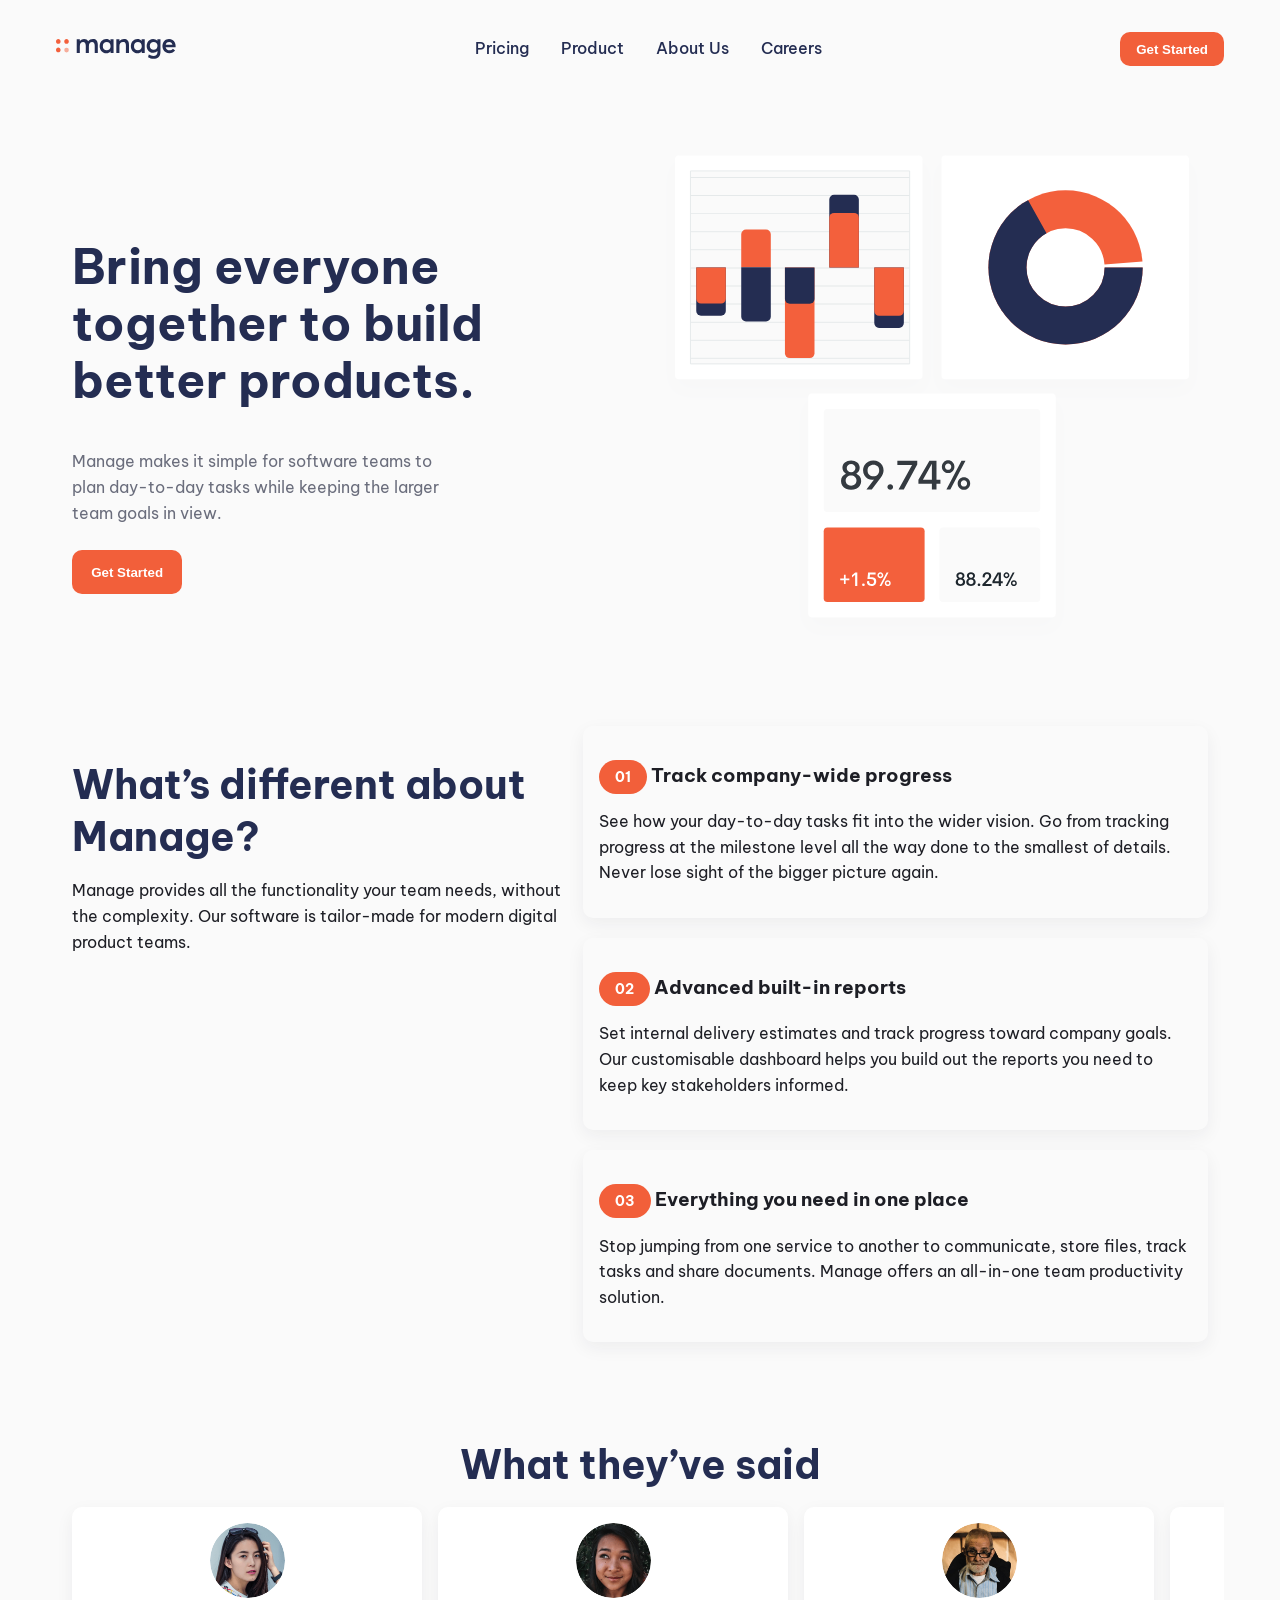
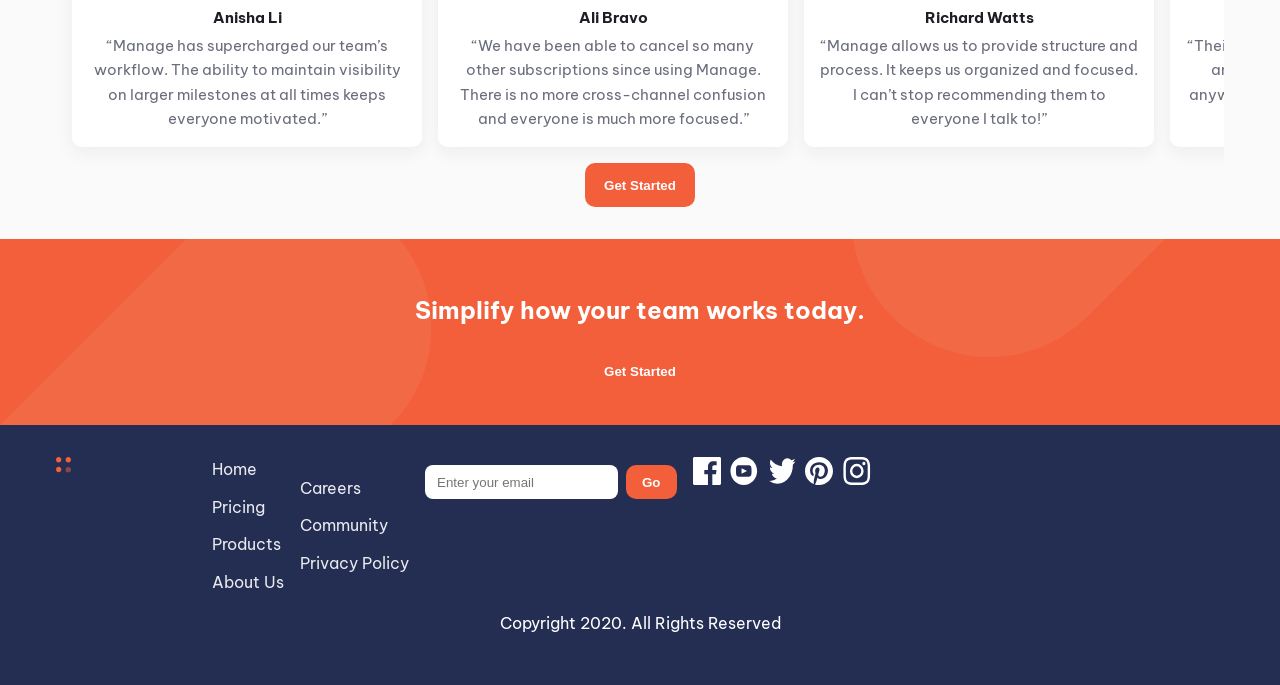
<file: manage-landing-page-master/index.html>
<!DOCTYPE html>
<html lang="en">
<head>
  <meta charset="UTF-8">
  <meta name="viewport" content="width=device-width, initial-scale=1.0"> <!-- displays site properly based on user's device -->

  <link rel="icon" type="image/png" sizes="32x32" href="./images/favicon-32x32.png">
  
  <title>Frontend Mentor | Manage landing page</title>

  <link href="https://fonts.googleapis.com/css2?family=Be+Vietnam+Pro:wght@400;500;700&display=swap" rel="stylesheet">
  <link rel="stylesheet" href="style1.css">
</head>
<body>

  <!-- Header -->

  <header>
    <div class="container header-inner">
        <div class="header-left">
          <img src="images/logo.svg" alt="Manage logo" class="logo">
          <button class="hamburger" aria-label="Open navigation">
            <img src="images/icon-hamburger.svg" alt="menu">
          </button>
        </div>

        <ul class="navlist">
          <li class="nav-item">Pricing</li>
          <li class="nav-item">Product</li>
          <li class="nav-item">About Us</li>
          <li class="nav-item">Careers</li>
        </ul>

        <div class="header-cta">
          <button class="btn">Get Started</button>
        </div>

    
      </div>
  </header>

  <!-- Mobile navigation overlay -->
  <div id="mobileNav" class="mobile-nav" aria-hidden="true">
    <button class="mobile-close" aria-label="Close menu">
      <img src="images/icon-close.svg" alt="close">
    </button>
    <ul class="mobile-navlist">
      <li><a href="#">Pricing</a></li>
      <li><a href="#">Product</a></li>
      <li><a href="#">About Us</a></li>
      <li><a href="#">Careers</a></li>
    </ul>
    <div class="mobile-cta">
      <button class="btn">Get Started</button>
    </div>
  </div>

  <main class="container">

    <!-- Hero Section -->

    <section class="hero">
      <div class="hero-text">
        <h1 class="main-title">Bring everyone together to build better products.</h1>
        <p class="sub-title">Manage makes it simple for software teams to plan day-to-day
        tasks while keeping the larger team goals in view.</p>
        <button class="btn cta-btn">Get Started</button>
      </div>
      <div class="hero-img">
        <img src="images/illustration-intro.svg" alt="Illustration showing product" />
      </div>

    </section>

    <!-- Features -->

    <section class="features">
      <div class="primary-feature">
        <h2 class="primary-f-heading">What’s different about Manage?</h2>
        <p class="primary-f-text">
          Manage provides all the functionality your team needs, without 
          the complexity. Our software is tailor-made for modern digital 
          product teams. 
        </p>
      </div>
      <div class="secondary-features">
        <div class="feature1">
          <h3><span class="number">01</span> Track company-wide progress</h3>
          <p>
            See how your day-to-day tasks fit into the wider vision. Go from 
            tracking progress at the milestone level all the way done to the 
            smallest of details. Never lose sight of the bigger picture again.
          </p>
        </div>
        <div class="feature2">
          <h3><span class="number">02</span> Advanced built-in reports</h3>
          <p>
            Set internal delivery estimates and track progress toward company 
            goals. Our customisable dashboard helps you build out the reports 
            you need to keep key stakeholders informed.            
          </p>
        </div>
        <div class="feature3">
          <h3><span class="number">03</span> Everything you need in one place</h3>
          <p>
            Stop jumping from one service to another to communicate, store files, 
            track tasks and share documents. Manage offers an all-in-one team 
            productivity solution.
          </p>
        </div>
      </div>
    </section>

    <!-- Testimonials -->

    <section class="testimonials container">
      <h2 class="t-heading">What they’ve said</h2>
      <div class="reviews">
        <div class="review-card">
          <img src="images/avatar-anisha.png" alt="Anisha Li">
          <div>
            <h3 class="name">Anisha Li</h3>
            <p class="review">“Manage has supercharged our team’s workflow. The ability to maintain visibility on larger milestones at all times keeps everyone motivated.”</p>
          </div>
        </div>
        <div class="review-card">
          <img src="images/avatar-ali.png" alt="Ali Bravo">
          <div>
            <h3 class="name">Ali Bravo</h3>
            <p class="review">“We have been able to cancel so many other subscriptions since using Manage. There is no more cross-channel confusion and everyone is much more focused.”</p>
          </div>
        </div>
        <div class="review-card">
          <img src="images/avatar-richard.png" alt="Richard Watts">
          <div>
            <h3 class="name">Richard Watts</h3>
            <p class="review">“Manage allows us to provide structure and process. It keeps us organized and focused. I can’t stop recommending them to everyone I talk to!”</p>
          </div>
        </div>
        <div class="review-card">
          <img src="images/avatar-shanai.png" alt="Shanai Gough">
          <div>
            <h3 class="name">Shanai Gough</h3>
            <p class="review">“Their software allows us to track, manage and collaborate on our projects from anywhere. It keeps the whole team in-sync without being intrusive.”</p>
          </div>
        </div>
                <div class="review-card">
          <img src="images/avatar-anisha.png" alt="Anisha Li">
          <div>
            <h3 class="name">Anisha Li</h3>
            <p class="review">“Manage has supercharged our team’s workflow. The ability to maintain visibility on larger milestones at all times keeps everyone motivated.”</p>
          </div>
        </div>
        <div class="review-card">
          <img src="images/avatar-ali.png" alt="Ali Bravo">
          <div>
            <h3 class="name">Ali Bravo</h3>
            <p class="review">“We have been able to cancel so many other subscriptions since using Manage. There is no more cross-channel confusion and everyone is much more focused.”</p>
          </div>
        </div>
        <div class="review-card">
          <img src="images/avatar-richard.png" alt="Richard Watts">
          <div>
            <h3 class="name">Richard Watts</h3>
            <p class="review">“Manage allows us to provide structure and process. It keeps us organized and focused. I can’t stop recommending them to everyone I talk to!”</p>
          </div>
        </div>
        <div class="review-card">
          <img src="images/avatar-shanai.png" alt="Shanai Gough">
          <div>
            <h3 class="name">Shanai Gough</h3>
            <p class="review">“Their software allows us to track, manage and collaborate on our projects from anywhere. It keeps the whole team in-sync without being intrusive.”</p>
          </div>
        </div>
      </div>
        <div class="reviews-cta">
          <button class="btn cta-btn">Get Started</button>
        </div>
      </section>



  </main>
  <section class="cta-section">
      <div class="container">
        <h2>Simplify how your team works today.</h2>
        <button class="btn cta-btn">Get Started</button>
      </div>
  </section>
  <footer>
    <div class="container footer-inner">
      <img src="images/logo.svg" alt="Manage logo" class="logo footer-logo">
      <ul class="footer-menu">
        <li><a href="#">Home</a></li>
        <li><a href="#">Pricing</a></li>
        <li><a href="#">Products</a></li>
        <li><a href="#">About Us</a></li>
      </ul>
      <ul class="footer-menu">
        <li><a href="#">Careers</a></li>
        <li><a href="#">Community</a></li>
        <li><a href="#">Privacy Policy</a></li>
      </ul>
      <div class="newsletter">
        <form>
          <input type="email" placeholder="Enter your email" required>
          <button type="submit" class="btn">Go</button>
        </form>
      </div>
      <div class="social-icons">
        <a href="#" aria-label="Facebook"><img src="images/icon-facebook.svg" alt="Facebook"></a>
        <a href="#" aria-label="YouTube"><img src="images/icon-youtube.svg" alt="YouTube"></a>
        <a href="#" aria-label="Twitter"><img src="images/icon-twitter.svg" alt="Twitter"></a>
        <a href="#" aria-label="Pinterest"><img src="images/icon-pinterest.svg" alt="Pinterest"></a>
        <a href="#" aria-label="Instagram"><img src="images/icon-instagram.svg" alt="Instagram"></a>
      </div>
    </div>
    <p class="copyright">Copyright 2020. All Rights Reserved</p>
  </footer>

  
  <!-- <div class="attribution">
    Challenge by <a href="https://www.frontendmentor.io?ref=challenge" target="_blank">Frontend Mentor</a>. 
    Coded by <a href="#">Your Name Here</a>.
  </div> -->
  <script src="main.js"></script>
</body>
</html>
</file>
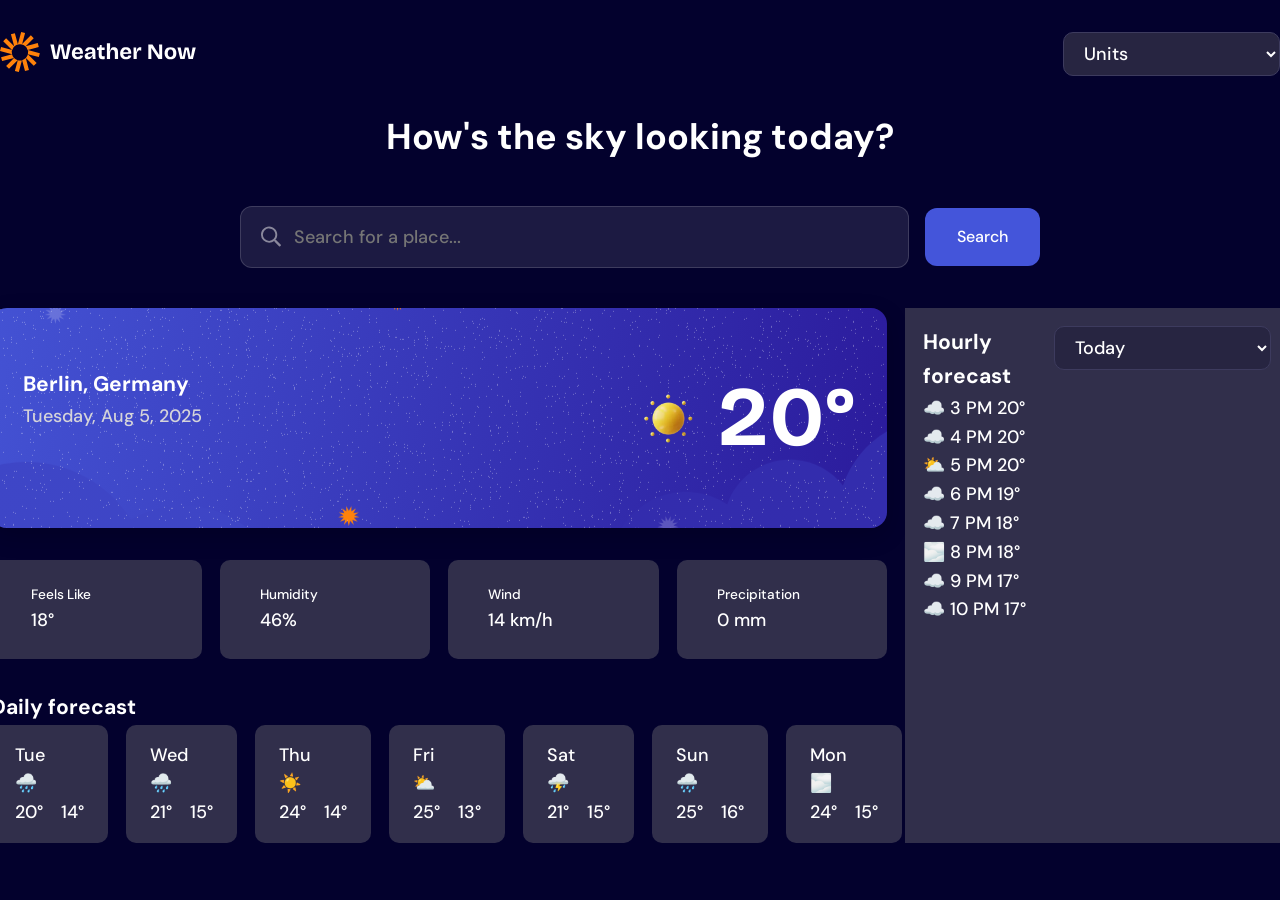
<file: weather-app-main/index.html>
<!DOCTYPE html>
<html lang="en">
<head>
  <meta charset="UTF-8">
  <meta name="viewport" content="width=device-width, initial-scale=1.0"> <!-- displays site properly based on user's device -->
  <link rel="stylesheet" href="style.css">
  <link rel="icon" type="image/png" sizes="32x32" href="./assets/images/favicon-32x32.png">
  
  <title>Frontend Mentor | Weather app</title>

</head>
<body>
  <header class="container">
    <nav class="navbar">
      <div class="logo">
        <img src="./assets/images/logo.svg" alt="">
      </div>
      <div class="dropdown-list">
        <select>
          <option disabled selected>
            <img src="./assets/images/icon-units.svg" alt="">
            Units</option>
          <optgroup label="Temperature">
            <option value="celsius">Celsius (°C)</option>
            <option value="fahrenheit">Fahrenheit (°F)</option>
          </optgroup>
          <optgroup label="Wind Speed">
            <option value="kmh">km/h</option>
            <option value="mph">mph</option>
          </optgroup>
          <optgroup label="Precipitation">
            <option value="mm">Millimeters (mm)</option>
            <option value="in">Inches (in)</option>
          </optgroup>
        </select>
      </div>
    </nav>
    
  </header>

  <main class="container">

    <h1 class="main-title">How's the sky looking today?</h1>
    <div class="search-section">
      <div class="search-bar">
        <span class="search-icon"><img src="./assets/images/icon-search.svg" alt=""></span>
        <input type="text" placeholder="Search for a place..." autofocus>
      </div>
      <button class="search-button">Search</button>
    </div>

    
    <div class="wrapper-flex">
      <div class="main-content">
        <!-- Main Weather Card -->
        <div class="weather-card">
          <div class="weather-card-content">
              <div class="location-info">
                  <h3 class="location-name">Berlin, Germany</h3>
                  <p class="location-date">Tuesday, Aug 5, 2025</p>
              </div>
              <div class="weather-display">
                  <img src="./assets/images/icon-sunny.webp" alt="Sunny">
                  <h2 class="temperature-large">20°</h2>
              </div>
          </div>
        </div>
        <!-- Weather Details -->
        <div class="weather-details-grid">
          <div class="detail-card">
            <div class="detail-label">Feels Like</div>
            <div class="detail-value">18°</div>
          </div>
          <div class="detail-card">
            <div class="detail-label">Humidity</div>
            <div class="detail-value">46%</div>
          </div>
          <div class="detail-card">
            <div class="detail-label">Wind</div>
            <div class="detail-value">14 km/h</div>
          </div>
          <div class="detail-card">
            <div class="detail-label">Precipitation</div>
            <div class="detail-value">0 mm</div>
          </div>
        </div>
        <!-- Daily Forecast -->
        <section class="daily-forecast-section">
            <h3 class="section-title">Daily forecast</h3>
            <div class="daily-forecast-grid">
                <div class="forecast-day-card">
                    <div class="day-name">Tue</div>
                    <span class="forecast-icon">🌧️</span>
                    <div class="forecast-temps">
                        <span class="temp-high">20°</span>
                        <span class="temp-low">14°</span>
                    </div>
                </div>
                <div class="forecast-day-card">
                    <div class="day-name">Wed</div>
                    <span class="forecast-icon">🌧️</span>
                    <div class="forecast-temps">
                        <span class="temp-high">21°</span>
                        <span class="temp-low">15°</span>
                    </div>
                </div>
                <div class="forecast-day-card">
                    <div class="day-name">Thu</div>
                    <span class="forecast-icon">☀️</span>
                    <div class="forecast-temps">
                        <span class="temp-high">24°</span>
                        <span class="temp-low">14°</span>
                    </div>
                </div>
                <div class="forecast-day-card">
                    <div class="day-name">Fri</div>
                    <span class="forecast-icon">⛅</span>
                    <div class="forecast-temps">
                        <span class="temp-high">25°</span>
                        <span class="temp-low">13°</span>
                    </div>
                </div>
                <div class="forecast-day-card">
                    <div class="day-name">Sat</div>
                    <span class="forecast-icon">⛈️</span>
                    <div class="forecast-temps">
                        <span class="temp-high">21°</span>
                        <span class="temp-low">15°</span>
                    </div>
                </div>
                <div class="forecast-day-card">
                    <div class="day-name">Sun</div>
                    <span class="forecast-icon">🌧️</span>
                    <div class="forecast-temps">
                        <span class="temp-high">25°</span>
                        <span class="temp-low">16°</span>
                    </div>
                </div>
                <div class="forecast-day-card">
                    <div class="day-name">Mon</div>
                    <span class="forecast-icon">🌫️</span>
                    <div class="forecast-temps">
                        <span class="temp-high">24°</span>
                        <span class="temp-low">15°</span>
                    </div>
                </div>
            </div>
        </section>
      </div>
      
      <!-- Hourly Forecast Sidebar -->
      <aside class="hourly-forecast-sidebar">
          <div class="side-header">
            <h3 class="sidebar-title">Hourly forecast</h3>
            <div class="dropdown-list">
            <select>
              <option disabled selected>
                <img src="./assets/images/icon-units.svg" alt="">
                Today</option>
              <optgroup label="Temperature">
                <option value="celsius">Celsius (°C)</option>
                <option value="fahrenheit">Fahrenheit (°F)</option>
              </optgroup>
              <optgroup label="Wind Speed">
                <option value="kmh">km/h</option>
                <option value="mph">mph</option>
              </optgroup>
              <optgroup label="Precipitation">
                <option value="mm">Millimeters (mm)</option>
                <option value="in">Inches (in)</option>
              </optgroup>
            </select>
          </div>
          </div>
          
          <div class="hourly-forecast-list">
              <div class="hourly-item">
                  <span class="hour-icon">☁️</span>
                  <span class="hour-time">3 PM</span>
                  <span class="hour-temp">20°</span>
              </div>
              <div class="hourly-item">
                  <span class="hour-icon">☁️</span>
                  <span class="hour-time">4 PM</span>
                  <span class="hour-temp">20°</span>
              </div>
              <div class="hourly-item">
                  <span class="hour-icon">⛅</span>
                  <span class="hour-time">5 PM</span>
                  <span class="hour-temp">20°</span>
              </div>
              <div class="hourly-item">
                  <span class="hour-icon">☁️</span>
                  <span class="hour-time">6 PM</span>
                  <span class="hour-temp">19°</span>
              </div>
              <div class="hourly-item">
                  <span class="hour-icon">☁️</span>
                  <span class="hour-time">7 PM</span>
                  <span class="hour-temp">18°</span>
              </div>
              <div class="hourly-item">
                  <span class="hour-icon">🌫️</span>
                  <span class="hour-time">8 PM</span>
                  <span class="hour-temp">18°</span>
              </div>
              <div class="hourly-item">
                  <span class="hour-icon">☁️</span>
                  <span class="hour-time">9 PM</span>
                  <span class="hour-temp">17°</span>
              </div>
              <div class="hourly-item">
                  <span class="hour-icon">☁️</span>
                  <span class="hour-time">10 PM</span>
                  <span class="hour-temp">17°</span>
              </div>
          </div>
      </aside>
    </div>

  </main>



  <script src="app.js"></script>
</body>
</html>
</file>
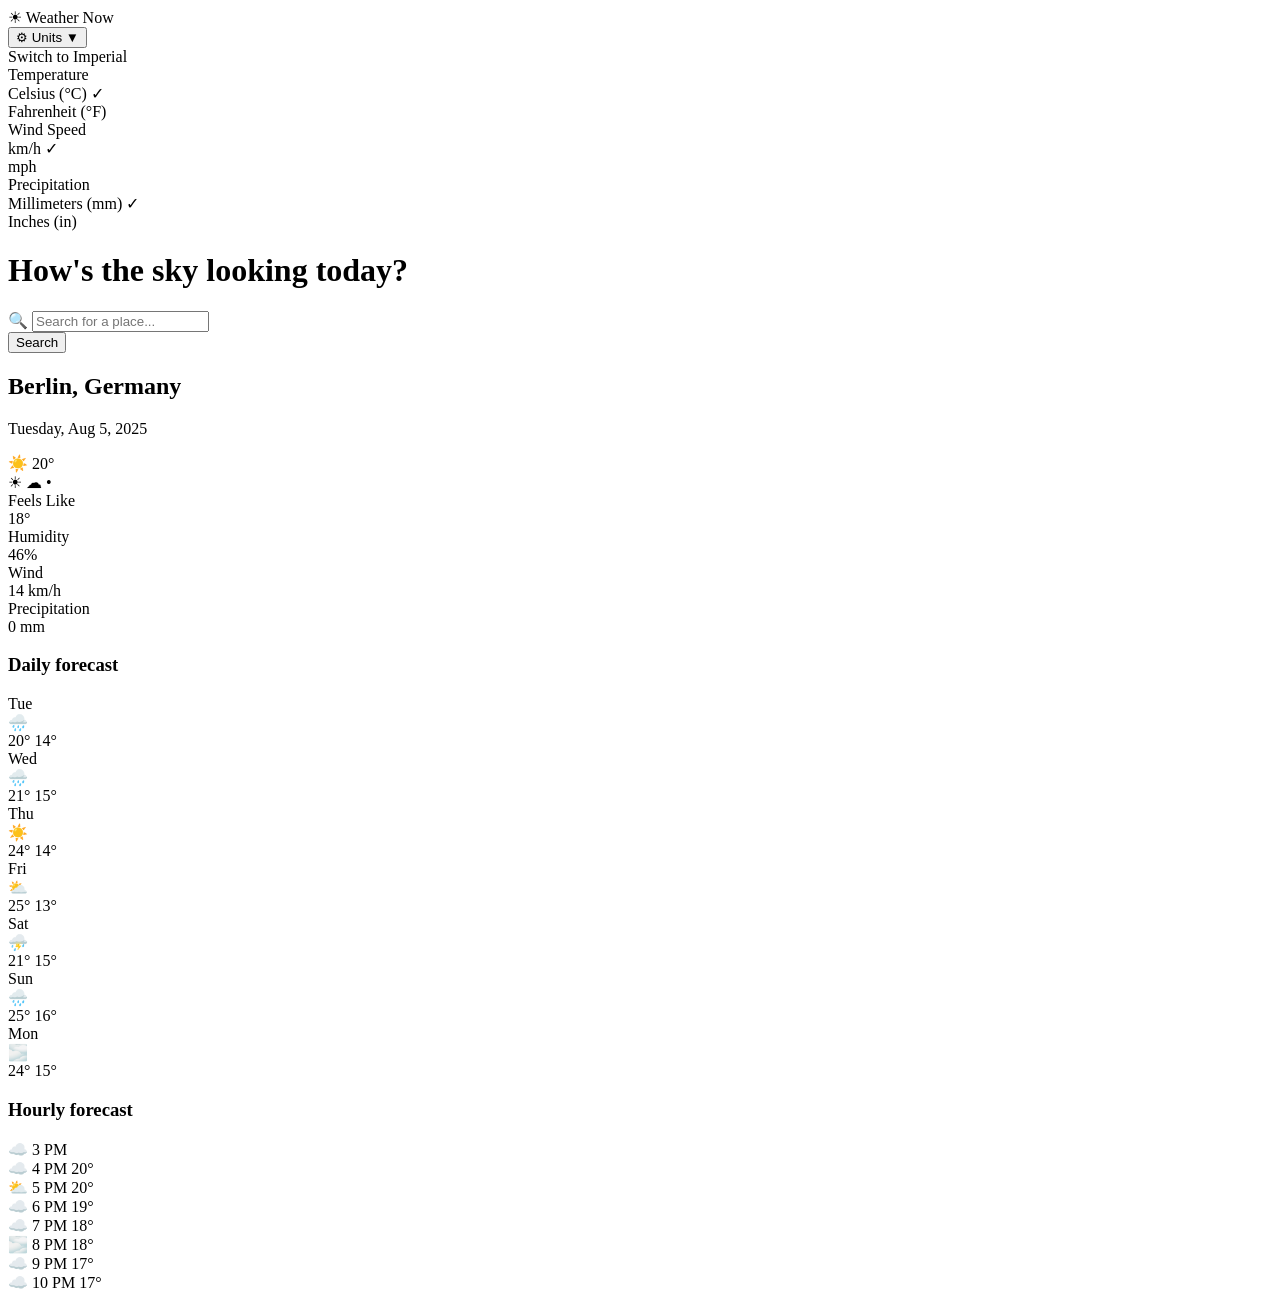
<file: claude.html>
<!DOCTYPE html>
<html lang="en">
<head>
    <meta charset="UTF-8">
    <meta name="viewport" content="width=device-width, initial-scale=1.0">
    <title>Weather Now</title>
</head>
<body class="body">
    <div class="container">
        <!-- Header -->
        <header class="header">
            <div class="logo">
                <span class="logo-icon">☀</span>
                <span class="logo-text">Weather Now</span>
            </div>
            <div class="units-dropdown">
                <button class="units-button">
                    <span class="settings-icon">⚙</span>
                    <span>Units</span>
                    <span class="dropdown-arrow">▼</span>
                </button>
                <div class="dropdown-menu">
                    <div class="dropdown-header">Switch to Imperial</div>
                    
                    <div class="dropdown-section">
                        <div class="section-label">Temperature</div>
                        <div class="dropdown-item selected">
                            <span>Celsius (°C)</span>
                            <span class="checkmark">✓</span>
                        </div>
                        <div class="dropdown-item">
                            <span>Fahrenheit (°F)</span>
                        </div>
                    </div>
                    
                    <div class="dropdown-section">
                        <div class="section-label">Wind Speed</div>
                        <div class="dropdown-item selected">
                            <span>km/h</span>
                            <span class="checkmark">✓</span>
                        </div>
                        <div class="dropdown-item">
                            <span>mph</span>
                        </div>
                    </div>
                    
                    <div class="dropdown-section">
                        <div class="section-label">Precipitation</div>
                        <div class="dropdown-item selected">
                            <span>Millimeters (mm)</span>
                            <span class="checkmark">✓</span>
                        </div>
                        <div class="dropdown-item">
                            <span>Inches (in)</span>
                        </div>
                    </div>
                </div>
            </div>
        </header>

        <!-- Main Title -->
        <h1 class="main-title">How's the sky looking today?</h1>

        <!-- Search Bar -->
        <div class="search-section">
            <div class="search-bar">
                <span class="search-icon">🔍</span>
                <input type="text" class="search-input" placeholder="Search for a place...">
            </div>
            <button class="search-button">Search</button>
        </div>

        <!-- Main Content -->
        <div class="main-content">
            <!-- Current Weather Card -->
            <div class="current-weather-card">
                <div class="weather-card-content">
                    <div class="location-info">
                        <h2 class="location-name">Berlin, Germany</h2>
                        <p class="location-date">Tuesday, Aug 5, 2025</p>
                    </div>
                    <div class="weather-display">
                        <span class="weather-icon-large">☀️</span>
                        <span class="temperature-large">20°</span>
                    </div>
                </div>
                <div class="weather-decorations">
                    <span class="decoration-sun">☀</span>
                    <span class="decoration-cloud">☁</span>
                    <span class="decoration-dot">•</span>
                </div>
            </div>

            <!-- Weather Details Grid -->
            <div class="weather-details-grid">
                <div class="detail-card">
                    <div class="detail-label">Feels Like</div>
                    <div class="detail-value">18°</div>
                </div>
                <div class="detail-card">
                    <div class="detail-label">Humidity</div>
                    <div class="detail-value">46%</div>
                </div>
                <div class="detail-card">
                    <div class="detail-label">Wind</div>
                    <div class="detail-value">14 km/h</div>
                </div>
                <div class="detail-card">
                    <div class="detail-label">Precipitation</div>
                    <div class="detail-value">0 mm</div>
                </div>
            </div>

            <!-- Daily Forecast -->
            <section class="daily-forecast-section">
                <h3 class="section-title">Daily forecast</h3>
                <div class="daily-forecast-grid">
                    <div class="forecast-day-card">
                        <div class="day-name">Tue</div>
                        <span class="forecast-icon">🌧️</span>
                        <div class="forecast-temps">
                            <span class="temp-high">20°</span>
                            <span class="temp-low">14°</span>
                        </div>
                    </div>
                    <div class="forecast-day-card">
                        <div class="day-name">Wed</div>
                        <span class="forecast-icon">🌧️</span>
                        <div class="forecast-temps">
                            <span class="temp-high">21°</span>
                            <span class="temp-low">15°</span>
                        </div>
                    </div>
                    <div class="forecast-day-card">
                        <div class="day-name">Thu</div>
                        <span class="forecast-icon">☀️</span>
                        <div class="forecast-temps">
                            <span class="temp-high">24°</span>
                            <span class="temp-low">14°</span>
                        </div>
                    </div>
                    <div class="forecast-day-card">
                        <div class="day-name">Fri</div>
                        <span class="forecast-icon">⛅</span>
                        <div class="forecast-temps">
                            <span class="temp-high">25°</span>
                            <span class="temp-low">13°</span>
                        </div>
                    </div>
                    <div class="forecast-day-card">
                        <div class="day-name">Sat</div>
                        <span class="forecast-icon">⛈️</span>
                        <div class="forecast-temps">
                            <span class="temp-high">21°</span>
                            <span class="temp-low">15°</span>
                        </div>
                    </div>
                    <div class="forecast-day-card">
                        <div class="day-name">Sun</div>
                        <span class="forecast-icon">🌧️</span>
                        <div class="forecast-temps">
                            <span class="temp-high">25°</span>
                            <span class="temp-low">16°</span>
                        </div>
                    </div>
                    <div class="forecast-day-card">
                        <div class="day-name">Mon</div>
                        <span class="forecast-icon">🌫️</span>
                        <div class="forecast-temps">
                            <span class="temp-high">24°</span>
                            <span class="temp-low">15°</span>
                        </div>
                    </div>
                </div>
            </section>
        </div>

        <!-- Hourly Forecast Sidebar -->
        <aside class="hourly-forecast-sidebar">
            <h3 class="sidebar-title">Hourly forecast</h3>
            <div class="hourly-forecast-list">
                <div class="hourly-item">
                    <span class="hour-icon">☁️</span>
                    <span class="hour-time">3 PM</span>
                    <span class="hour-temp"></span>
                </div>
                <div class="hourly-item">
                    <span class="hour-icon">☁️</span>
                    <span class="hour-time">4 PM</span>
                    <span class="hour-temp">20°</span>
                </div>
                <div class="hourly-item">
                    <span class="hour-icon">⛅</span>
                    <span class="hour-time">5 PM</span>
                    <span class="hour-temp">20°</span>
                </div>
                <div class="hourly-item">
                    <span class="hour-icon">☁️</span>
                    <span class="hour-time">6 PM</span>
                    <span class="hour-temp">19°</span>
                </div>
                <div class="hourly-item">
                    <span class="hour-icon">☁️</span>
                    <span class="hour-time">7 PM</span>
                    <span class="hour-temp">18°</span>
                </div>
                <div class="hourly-item">
                    <span class="hour-icon">🌫️</span>
                    <span class="hour-time">8 PM</span>
                    <span class="hour-temp">18°</span>
                </div>
                <div class="hourly-item">
                    <span class="hour-icon">☁️</span>
                    <span class="hour-time">9 PM</span>
                    <span class="hour-temp">17°</span>
                </div>
                <div class="hourly-item">
                    <span class="hour-icon">☁️</span>
                    <span class="hour-time">10 PM</span>
                    <span class="hour-temp">17°</span>
                </div>
            </div>
        </aside>
    </div>
</body>
</html>
</file>
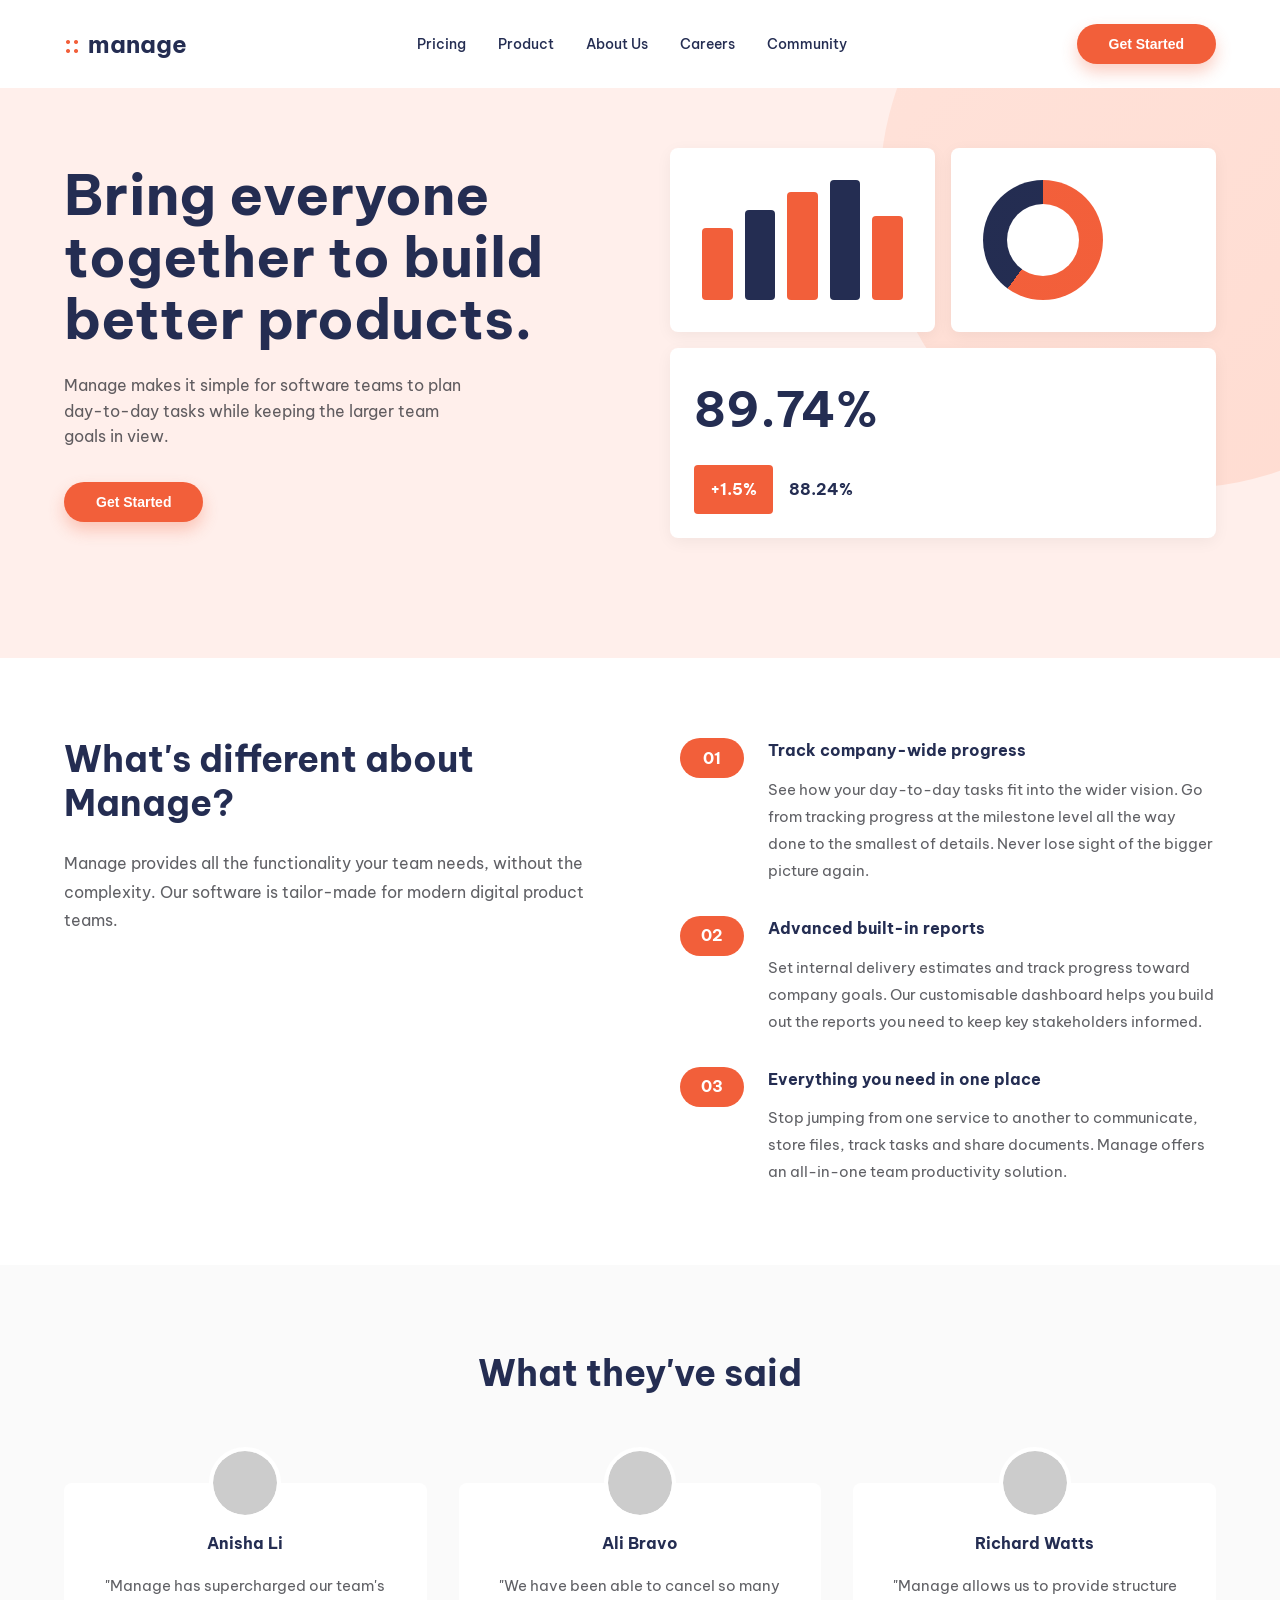
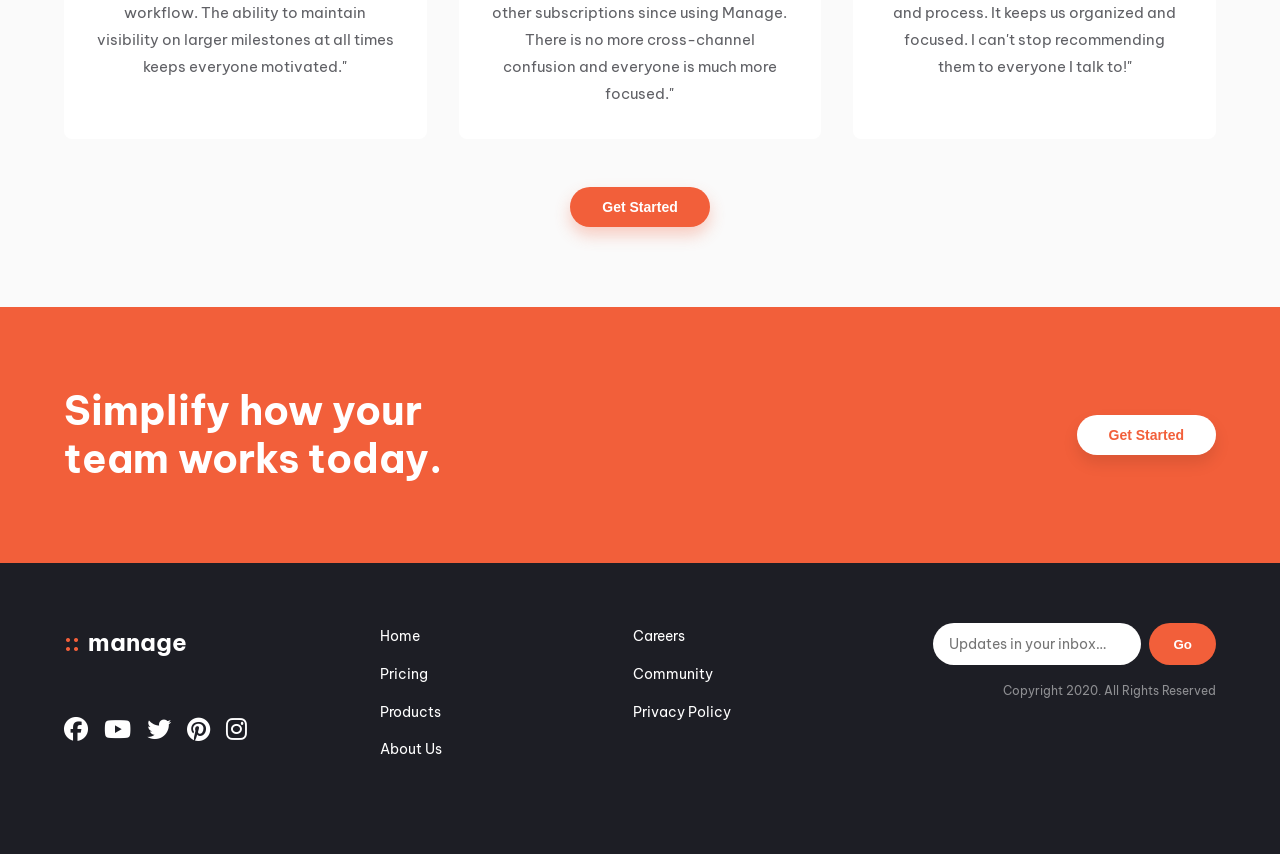
<file: manage-landing-page-master/manage_landing_page.html>
<!DOCTYPE html>
<html lang="en">
<head>
    <meta charset="UTF-8">
    <meta name="viewport" content="width=device-width, initial-scale=1.0">
    <title>Manage - Bring everyone together to build better products</title>
    <link rel="preconnect" href="https://fonts.googleapis.com">
    <link rel="preconnect" href="https://fonts.gstatic.com" crossorigin>
    <link href="https://fonts.googleapis.com/css2?family=Be+Vietnam+Pro:wght@400;500;700&display=swap" rel="stylesheet">
    <link rel="stylesheet" href="https://cdnjs.cloudflare.com/ajax/libs/font-awesome/6.4.0/css/all.min.css">
    <style>
        * {
            margin: 0;
            padding: 0;
            box-sizing: border-box;
        }

        :root {
            --orange-400: hsl(12, 88%, 59%);
            --blue-950: hsl(228, 39%, 23%);
            --gray-950: hsl(233, 12%, 13%);
            --orange-50: hsl(13, 100%, 96%);
            --gray-50: hsl(0, 0%, 98%);
        }

        body {
            font-family: 'Be Vietnam Pro', sans-serif;
            font-size: 16px;
            font-weight: 400;
            line-height: 1.6;
            color: var(--gray-950);
            overflow-x: hidden;
        }

        .container {
            max-width: 1200px;
            margin: 0 auto;
            padding: 0 24px;
        }

        /* Header */
        header {
            padding: 24px 0;
            position: relative;
            z-index: 100;
        }

        nav {
            display: flex;
            justify-content: space-between;
            align-items: center;
        }

        .logo {
            display: flex;
            align-items: center;
            gap: 8px;
            font-weight: 700;
            font-size: 24px;
            color: var(--blue-950);
        }

        .logo::before {
            content: "::";
            color: var(--orange-400);
        }

        .nav-links {
            display: flex;
            gap: 32px;
            list-style: none;
        }

        .nav-links a {
            text-decoration: none;
            color: var(--blue-950);
            font-weight: 500;
            font-size: 14px;
            transition: color 0.3s;
        }

        .nav-links a:hover {
            color: var(--orange-400);
        }

        .btn {
            background: var(--orange-400);
            color: white;
            padding: 12px 32px;
            border: none;
            border-radius: 50px;
            font-weight: 700;
            font-size: 14px;
            cursor: pointer;
            transition: all 0.3s;
            box-shadow: 0 8px 16px rgba(242, 95, 58, 0.3);
        }

        .btn:hover {
            opacity: 0.8;
            transform: translateY(-2px);
            box-shadow: 0 12px 24px rgba(242, 95, 58, 0.4);
        }

        .hamburger {
            display: none;
            background: none;
            border: none;
            font-size: 24px;
            cursor: pointer;
            color: var(--blue-950);
        }

        .mobile-menu {
            display: none;
            position: fixed;
            top: 80px;
            left: 24px;
            right: 24px;
            background: white;
            border-radius: 8px;
            padding: 32px;
            box-shadow: 0 8px 32px rgba(0, 0, 0, 0.1);
            z-index: 99;
        }

        .mobile-menu.active {
            display: block;
        }

        .mobile-nav-links {
            list-style: none;
            text-align: center;
        }

        .mobile-nav-links li {
            margin-bottom: 24px;
        }

        .mobile-nav-links a {
            text-decoration: none;
            color: var(--blue-950);
            font-weight: 700;
            font-size: 16px;
        }

        /* Hero Section */
        .hero {
            padding: 60px 0 120px;
            background: var(--orange-50);
            position: relative;
            overflow: hidden;
        }

        .hero::before {
            content: "";
            position: absolute;
            top: -200px;
            right: -200px;
            width: 600px;
            height: 600px;
            background: linear-gradient(135deg, rgba(255, 214, 201, 0.5), rgba(255, 175, 148, 0.3));
            border-radius: 50%;
            z-index: 0;
        }

        .hero-content {
            display: grid;
            grid-template-columns: 1fr 1fr;
            gap: 60px;
            align-items: center;
            position: relative;
            z-index: 1;
        }

        .hero-text h1 {
            font-size: 56px;
            font-weight: 700;
            line-height: 1.1;
            color: var(--blue-950);
            margin-bottom: 24px;
        }

        .hero-text p {
            font-size: 16px;
            color: var(--gray-950);
            opacity: 0.7;
            margin-bottom: 32px;
            max-width: 400px;
        }

        .hero-images {
            display: grid;
            grid-template-columns: 1fr 1fr;
            gap: 16px;
        }

        .chart-card {
            background: white;
            border-radius: 8px;
            padding: 32px;
            box-shadow: 0 4px 16px rgba(0, 0, 0, 0.05);
        }

        .bar-chart {
            display: flex;
            align-items: flex-end;
            gap: 12px;
            height: 120px;
        }

        .bar {
            flex: 1;
            border-radius: 4px;
        }

        .bar.orange { background: var(--orange-400); height: 60%; }
        .bar.navy { background: var(--blue-950); height: 75%; }
        .bar.orange-2 { background: var(--orange-400); height: 90%; }
        .bar.navy-2 { background: var(--blue-950); height: 100%; }
        .bar.orange-3 { background: var(--orange-400); height: 70%; }

        .donut-chart {
            width: 120px;
            height: 120px;
            border-radius: 50%;
            background: conic-gradient(var(--orange-400) 0deg 216deg, var(--blue-950) 216deg 360deg);
            position: relative;
        }

        .donut-chart::after {
            content: "";
            position: absolute;
            width: 60%;
            height: 60%;
            background: white;
            border-radius: 50%;
            top: 50%;
            left: 50%;
            transform: translate(-50%, -50%);
        }

        .stat-card {
            background: white;
            border-radius: 8px;
            padding: 24px;
            box-shadow: 0 4px 16px rgba(0, 0, 0, 0.05);
            grid-column: span 2;
        }

        .stat-large {
            font-size: 48px;
            font-weight: 700;
            color: var(--blue-950);
            margin-bottom: 16px;
        }

        .stat-small {
            display: flex;
            gap: 16px;
            align-items: center;
        }

        .stat-box {
            background: var(--orange-400);
            color: white;
            padding: 12px 16px;
            border-radius: 4px;
            font-weight: 700;
        }

        .stat-value {
            font-weight: 700;
            color: var(--blue-950);
        }

        /* Features Section */
        .features {
            padding: 80px 0;
        }

        .features-content {
            display: grid;
            grid-template-columns: 1fr 1fr;
            gap: 80px;
        }

        .features-intro h2 {
            font-size: 36px;
            font-weight: 700;
            color: var(--blue-950);
            margin-bottom: 24px;
            line-height: 1.2;
        }

        .features-intro p {
            color: var(--gray-950);
            opacity: 0.7;
            line-height: 1.8;
        }

        .feature-list {
            display: flex;
            flex-direction: column;
            gap: 32px;
        }

        .feature-item {
            display: flex;
            gap: 24px;
        }

        .feature-number {
            background: var(--orange-400);
            color: white;
            width: 64px;
            height: 40px;
            border-radius: 50px;
            display: flex;
            align-items: center;
            justify-content: center;
            font-weight: 700;
            flex-shrink: 0;
        }

        .feature-content h3 {
            font-size: 16px;
            font-weight: 700;
            color: var(--blue-950);
            margin-bottom: 12px;
        }

        .feature-content p {
            color: var(--gray-950);
            opacity: 0.7;
            line-height: 1.8;
            font-size: 15px;
        }

        /* Testimonials Section */
        .testimonials {
            padding: 80px 0;
            background: var(--gray-50);
        }

        .testimonials h2 {
            text-align: center;
            font-size: 36px;
            font-weight: 700;
            color: var(--blue-950);
            margin-bottom: 80px;
        }

        .testimonial-grid {
            display: grid;
            grid-template-columns: repeat(3, 1fr);
            gap: 32px;
            margin-bottom: 48px;
        }

        .testimonial-card {
            background: white;
            padding: 48px 32px 32px;
            border-radius: 8px;
            text-align: center;
            position: relative;
        }

        .testimonial-avatar {
            width: 72px;
            height: 72px;
            border-radius: 50%;
            position: absolute;
            top: -36px;
            left: 50%;
            transform: translateX(-50%);
            border: 4px solid white;
        }

        .testimonial-name {
            font-weight: 700;
            color: var(--blue-950);
            margin-bottom: 16px;
            font-size: 16px;
        }

        .testimonial-text {
            color: var(--gray-950);
            opacity: 0.7;
            line-height: 1.8;
            font-size: 15px;
        }

        .testimonial-cta {
            text-align: center;
        }

        /* CTA Section */
        .cta {
            background: var(--orange-400);
            padding: 80px 0;
        }

        .cta-content {
            display: flex;
            justify-content: space-between;
            align-items: center;
        }

        .cta h2 {
            font-size: 40px;
            font-weight: 700;
            color: white;
            max-width: 450px;
            line-height: 1.2;
        }

        .cta .btn {
            background: white;
            color: var(--orange-400);
            box-shadow: 0 8px 16px rgba(0, 0, 0, 0.1);
        }

        /* Footer */
        footer {
            background: var(--gray-950);
            padding: 60px 0 32px;
        }

        .footer-content {
            display: grid;
            grid-template-columns: 1fr 2fr 1fr;
            gap: 80px;
            margin-bottom: 48px;
        }

        .footer-logo {
            display: flex;
            flex-direction: column;
            gap: 48px;
        }

        .footer-logo .logo {
            color: white;
        }

        .social-links {
            display: flex;
            gap: 16px;
        }

        .social-links a {
            color: white;
            font-size: 24px;
            transition: color 0.3s;
        }

        .social-links a:hover {
            color: var(--orange-400);
        }

        .footer-links {
            display: grid;
            grid-template-columns: 1fr 1fr;
            gap: 32px;
        }

        .footer-links ul {
            list-style: none;
        }

        .footer-links li {
            margin-bottom: 12px;
        }

        .footer-links a {
            color: white;
            text-decoration: none;
            font-size: 14px;
            transition: color 0.3s;
        }

        .footer-links a:hover {
            color: var(--orange-400);
        }

        .newsletter {
            display: flex;
            flex-direction: column;
            gap: 16px;
        }

        .newsletter-form {
            display: flex;
            gap: 8px;
        }

        .newsletter input {
            flex: 1;
            padding: 12px 16px;
            border: none;
            border-radius: 50px;
            font-family: 'Be Vietnam Pro', sans-serif;
            font-size: 14px;
        }

        .newsletter button {
            background: var(--orange-400);
            color: white;
            border: none;
            padding: 12px 24px;
            border-radius: 50px;
            font-weight: 700;
            cursor: pointer;
            transition: opacity 0.3s;
        }

        .newsletter button:hover {
            opacity: 0.8;
        }

        .copyright {
            text-align: right;
            color: rgba(255, 255, 255, 0.5);
            font-size: 12px;
        }

        /* Responsive */
        @media (max-width: 768px) {
            .nav-links,
            .nav-btn {
                display: none;
            }

            .hamburger {
                display: block;
            }

            .hero-content {
                grid-template-columns: 1fr;
                text-align: center;
            }

            .hero-text h1 {
                font-size: 36px;
            }

            .hero-text p {
                max-width: 100%;
            }

            .hero-images {
                order: -1;
            }

            .features-content {
                grid-template-columns: 1fr;
                gap: 48px;
            }

            .testimonial-grid {
                grid-template-columns: 1fr;
            }

            .cta-content {
                flex-direction: column;
                gap: 32px;
                text-align: center;
            }

            .cta h2 {
                max-width: 100%;
            }

            .footer-content {
                grid-template-columns: 1fr;
                gap: 48px;
            }

            .footer-logo {
                order: 1;
                align-items: center;
            }

            .footer-links {
                order: -1;
            }

            .newsletter {
                order: 0;
            }

            .copyright {
                text-align: center;
            }
        }
    </style>
</head>
<body>
    <header>
        <div class="container">
            <nav>
                <div class="logo">manage</div>
                <ul class="nav-links">
                    <li><a href="#pricing">Pricing</a></li>
                    <li><a href="#product">Product</a></li>
                    <li><a href="#about">About Us</a></li>
                    <li><a href="#careers">Careers</a></li>
                    <li><a href="#community">Community</a></li>
                </ul>
                <button class="btn nav-btn">Get Started</button>
                <button class="hamburger" onclick="toggleMenu()">
                    <i class="fas fa-bars"></i>
                </button>
            </nav>
        </div>
    </header>

    <div class="mobile-menu" id="mobileMenu">
        <ul class="mobile-nav-links">
            <li><a href="#pricing">Pricing</a></li>
            <li><a href="#product">Product</a></li>
            <li><a href="#about">About Us</a></li>
            <li><a href="#careers">Careers</a></li>
            <li><a href="#community">Community</a></li>
        </ul>
    </div>

    <section class="hero">
        <div class="container">
            <div class="hero-content">
                <div class="hero-text">
                    <h1>Bring everyone together to build better products.</h1>
                    <p>Manage makes it simple for software teams to plan day-to-day tasks while keeping the larger team goals in view.</p>
                    <button class="btn">Get Started</button>
                </div>
                <div class="hero-images">
                    <div class="chart-card">
                        <div class="bar-chart">
                            <div class="bar orange"></div>
                            <div class="bar navy"></div>
                            <div class="bar orange-2"></div>
                            <div class="bar navy-2"></div>
                            <div class="bar orange-3"></div>
                        </div>
                    </div>
                    <div class="chart-card">
                        <div class="donut-chart"></div>
                    </div>
                    <div class="stat-card">
                        <div class="stat-large">89.74%</div>
                        <div class="stat-small">
                            <div class="stat-box">+1.5%</div>
                            <div class="stat-value">88.24%</div>
                        </div>
                    </div>
                </div>
            </div>
        </div>
    </section>

    <section class="features">
        <div class="container">
            <div class="features-content">
                <div class="features-intro">
                    <h2>What's different about Manage?</h2>
                    <p>Manage provides all the functionality your team needs, without the complexity. Our software is tailor-made for modern digital product teams.</p>
                </div>
                <div class="feature-list">
                    <div class="feature-item">
                        <div class="feature-number">01</div>
                        <div class="feature-content">
                            <h3>Track company-wide progress</h3>
                            <p>See how your day-to-day tasks fit into the wider vision. Go from tracking progress at the milestone level all the way done to the smallest of details. Never lose sight of the bigger picture again.</p>
                        </div>
                    </div>
                    <div class="feature-item">
                        <div class="feature-number">02</div>
                        <div class="feature-content">
                            <h3>Advanced built-in reports</h3>
                            <p>Set internal delivery estimates and track progress toward company goals. Our customisable dashboard helps you build out the reports you need to keep key stakeholders informed.</p>
                        </div>
                    </div>
                    <div class="feature-item">
                        <div class="feature-number">03</div>
                        <div class="feature-content">
                            <h3>Everything you need in one place</h3>
                            <p>Stop jumping from one service to another to communicate, store files, track tasks and share documents. Manage offers an all-in-one team productivity solution.</p>
                        </div>
                    </div>
                </div>
            </div>
        </div>
    </section>

    <section class="testimonials">
        <div class="container">
            <h2>What they've said</h2>
            <div class="testimonial-grid">
                <div class="testimonial-card">
                    <img src="data:image/svg+xml,%3Csvg xmlns='http://www.w3.org/2000/svg' width='72' height='72'%3E%3Ccircle cx='36' cy='36' r='36' fill='%23ccc'/%3E%3C/svg%3E" alt="Anisha Li" class="testimonial-avatar">
                    <div class="testimonial-name">Anisha Li</div>
                    <p class="testimonial-text">"Manage has supercharged our team's workflow. The ability to maintain visibility on larger milestones at all times keeps everyone motivated."</p>
                </div>
                <div class="testimonial-card">
                    <img src="data:image/svg+xml,%3Csvg xmlns='http://www.w3.org/2000/svg' width='72' height='72'%3E%3Ccircle cx='36' cy='36' r='36' fill='%23ccc'/%3E%3C/svg%3E" alt="Ali Bravo" class="testimonial-avatar">
                    <div class="testimonial-name">Ali Bravo</div>
                    <p class="testimonial-text">"We have been able to cancel so many other subscriptions since using Manage. There is no more cross-channel confusion and everyone is much more focused."</p>
                </div>
                <div class="testimonial-card">
                    <img src="data:image/svg+xml,%3Csvg xmlns='http://www.w3.org/2000/svg' width='72' height='72'%3E%3Ccircle cx='36' cy='36' r='36' fill='%23ccc'/%3E%3C/svg%3E" alt="Richard Watts" class="testimonial-avatar">
                    <div class="testimonial-name">Richard Watts</div>
                    <p class="testimonial-text">"Manage allows us to provide structure and process. It keeps us organized and focused. I can't stop recommending them to everyone I talk to!"</p>
                </div>
            </div>
            <div class="testimonial-cta">
                <button class="btn">Get Started</button>
            </div>
        </div>
    </section>

    <section class="cta">
        <div class="container">
            <div class="cta-content">
                <h2>Simplify how your team works today.</h2>
                <button class="btn">Get Started</button>
            </div>
        </div>
    </section>

    <footer>
        <div class="container">
            <div class="footer-content">
                <div class="footer-logo">
                    <div class="logo">manage</div>
                    <div class="social-links">
                        <a href="#"><i class="fab fa-facebook"></i></a>
                        <a href="#"><i class="fab fa-youtube"></i></a>
                        <a href="#"><i class="fab fa-twitter"></i></a>
                        <a href="#"><i class="fab fa-pinterest"></i></a>
                        <a href="#"><i class="fab fa-instagram"></i></a>
                    </div>
                </div>
                <div class="footer-links">
                    <ul>
                        <li><a href="#">Home</a></li>
                        <li><a href="#">Pricing</a></li>
                        <li><a href="#">Products</a></li>
                        <li><a href="#">About Us</a></li>
                    </ul>
                    <ul>
                        <li><a href="#">Careers</a></li>
                        <li><a href="#">Community</a></li>
                        <li><a href="#">Privacy Policy</a></li>
                    </ul>
                </div>
                <div class="newsletter">
                    <form class="newsletter-form">
                        <input type="email" placeholder="Updates in your inbox…" required>
                        <button type="submit">Go</button>
                    </form>
                    <div class="copyright">Copyright 2020. All Rights Reserved</div>
                </div>
            </div>
        </div>
    </footer>

    <script>
        function toggleMenu() {
            const menu = document.getElementById('mobileMenu');
            menu.classList.toggle('active');
        }
    </script>
</body>
</html>
</file>
<file: manage-landing-page-master/style1.css>
:root {
  /* --------------------------------------------- */
  /*  COLORS                                       */
  /* --------------------------------------------- */
  --color-primary: hsl(12, 88%, 59%);
  --color-secondary: hsl(228, 39%, 23%);   
  --color-gray-950: hsl(233, 12%, 13%);     
  --color-orange-50: hsl(13, 100%, 96%);     
  --color-gray-50: hsl(0, 0%, 98%);     


  --color-bg: #ffffff;
  --color-text: var(--color-neutral-900);

  /* --------------------------------------------- */
  /*  TYPOGRAPHY                                   */
  /* --------------------------------------------- */
  --font-family-base: "Be Vietnam Pro", sans-serif;
  --line-height-base: 1.6;

  /* font: [style] [weight] [size]/[line-height] [family] */
  --font-body: normal 400 1rem/1.6 var(--font-family-base);
  --font-h1: normal 700 2.986rem/1.2 var(--font-family-base);
  --font-h2: normal 700 2.488rem/1.3 var(--font-family-base);
  --font-h3: normal 600 2.074rem/1.35 var(--font-family-base);
  --font-h4: normal 600 1.728rem/1.4 var(--font-family-base);
  --font-h5: normal 500 1.2rem/1.45 var(--font-family-base);
  --font-h6: normal 500 1rem/1.5 var(--font-family-base);
  --font-p: normal 400 1rem/1.6 var(--font-family-base);
  --font-small: normal 400 0.875rem/1.4 var(--font-family-base);

  /* --------------------------------------------- */
  /*  SIZES & SPACING                               */
  /* --------------------------------------------- */
  --container-sm: 640px;
  --container-md: 768px;
  --container-lg: 1024px;
  --container-xl: 1280px;
  --container-2xl: 1440px;

  --gap-1: 0.25rem;  /* 4px  */
  --gap-2: 0.5rem;   /* 8px  */
  --gap-3: 0.75rem;  /* 12px */
  --gap-4: 1rem;     /* 16px */
  --gap-6: 1.5rem;   /* 24px */
  --gap-8: 2rem;     /* 32px */

  --radius-sm: 6px;
  --radius-md: 10px;
  --radius-lg: 16px;

  --shadow-sm: 0 1px 3px rgba(0,0,0,0.1);
  --shadow-md: 0 4px 12px rgba(0,0,0,0.12);
  --shadow-lg: 0 8px 24px rgba(0,0,0,0.16);

  /* --------------------------------------------- */
  /*  MISC                                          */
  /* --------------------------------------------- */
  --transition-fast: 0.15s ease;
  --transition-normal: 0.3s ease;
  --transition-slow: 0.5s ease;
}

/* Reset and base */
*, *::before, *::after {
  box-sizing: border-box;
}

html, body {
  height: 100%;
}

body {
  margin: 0;
  font-family: var(--font-family-base);
  font-size: 16px;
  line-height: 1.6;
  background: var(--color-gray-50);
  color: var(--color-gray-950);
  -webkit-font-smoothing: antialiased;
  -moz-osx-font-smoothing: grayscale;
}

/* Layout container */
.container {
  max-width: 1200px;
  margin: 0 auto;
  padding: 0 1rem;
}

/* Header / Nav */
header {
  padding: 2rem 0;
}

.navbar {
  display: flex;
  justify-content: space-between;
  align-items: center;
  gap: 1rem;
}

.logo {
  width: 120px;
  height: auto;
  display: block;
}

.logo.footer-logo {
  width: 140px;
}

.header-inner {
  display: grid;
  grid-template-columns: auto 1fr auto;
  align-items: center;
  gap: 1rem;
}

.header-left {
  display: flex;
  align-items: center;
  gap: 0.75rem;
}

.header-cta {
  display: flex;
  align-items: center;
  justify-self: end;
}

.header-cta .btn {
  display: inline-block;
}

.hamburger {
  background: transparent;
  border: 0;
  padding: 0.25rem;
  display: none;
  align-items: center;
}

.hamburger img {
  width: 20px;
  height: 20px;
}

/* Mobile nav overlay */
.mobile-nav {
  position: fixed;
  inset: 0;
  background: rgba(0, 0, 0, 0.5);
  transform: translateX(100%);
  transition: transform 250ms ease, opacity 250ms ease;
  display: flex;
  justify-content: flex-end;
  z-index: 1200;
}

.mobile-nav.open {
  transform: translateX(0);
}

.mobile-nav > .mobile-close {
  position: absolute;
  top: 18px;
  right: 18px;
  background: transparent;
  border: 0;
  cursor: pointer;
}

.mobile-nav > .mobile-close img {
  width: 20px;
  height: 20px;
}

.mobile-nav .mobile-navlist {
  background: #fff;
  width: 280px;
  padding: 4rem 1.25rem 2rem;
  list-style: none;
  margin: 0;
  display: flex;
  flex-direction: column;
  gap: 1rem;
}

.mobile-nav .mobile-navlist a {
  color: var(--color-secondary);
  text-decoration: none;
  font-weight: 600;
  transition: color 0.2s ease;
}

.mobile-nav .mobile-navlist a:hover {
  color: var(--color-primary);
}

.mobile-nav .mobile-cta {
  padding: 0 1.25rem 2rem;
}

/* Social icons in footer */
.social-icons {
  display: flex;
  gap: 0.6rem;
  align-items: center;
}

.social-icons img {
  width: 28px;
  height: 28px;
  filter: hue-rotate(45deg) saturate(1.2);
  transition: transform 0.2s ease, filter 0.2s ease;
}

.social-icons img:hover {
  transform: scale(1.1);
  filter: invert(1) hue-rotate(160deg) saturate(0.8);
}

.social-icons a {
  display: inline-block;
}

/* Footer links alignment */
.footer-inner .footer-menu {
  align-self: center;
}

/* Button hover states */
.btn {
  background: var(--color-primary);
  color: #fff;
  border: 0;
  padding: 0.6rem 1rem;
  border-radius: 10px;
  font-weight: 700;
  cursor: pointer;
}

.btn:hover {
  transform: translateY(-1px);
  box-shadow: 0 8px 20px rgba(11, 11, 26, 0.08);
}

.btn:focus {
  outline: 3px solid rgba(0, 0, 0, 0.08);
}

.cta-btn {
  padding: 0.9rem 1.2rem;
}

.navlist {
  list-style: none;
  display: flex;
  gap: 2rem;
  margin: 0;
  padding: 0;
  justify-self: center;
}

.nav-item {
  color: var(--color-secondary);
  font-weight: 500;
  cursor: pointer;
  transition: color 0.2s ease;
}

.nav-item:hover {
  color: var(--color-primary);
}

/* Hero Section */
.hero {
  padding: 3rem 1rem;
  display: grid;
  gap: 2rem;
  align-items: center;
  grid-template-columns: 1fr 1fr;
  text-align: left;
}

.hero-img {
  order: 0;
}

.hero-text {
  max-width: 420px;
  margin: 0;
}

.main-title {
  font: var(--font-h1);
  color: var(--color-secondary);
}

.sub-title {
  color: hsl(228, 8%, 45%);
  margin: 0 0 1.5rem;
  max-width: 35ch;
}

.hero-img img {
  width: 100%;
  height: auto;
  display: block;
}

/* Features Section */
.features {
  padding: 2rem 1rem;
  display: flex;
  gap: 1em;
}

.primary-feature {
  max-width: 720px;
  margin: 0 auto 2rem;
  width: 70%;
}

.primary-f-heading {
  font: var(--font-h2);
  color: var(--color-secondary);
  margin-bottom: 0.5rem;
}

.primary-f-text {
  color: var(--color-gray-950);
  width: 45ch;
}

.secondary-features {
  display: flex;
  gap: 1.25rem;
  flex-direction: column;
  /* flex-basis: 80%; */
}

.secondary-features {
  color: var(--color-gray-950);
}

.secondary-features > div {
  padding: 1rem;
  /* flex-basis: 40%; */
  border-radius: 10px;
  box-shadow: 0 6px 18px rgba(34, 35, 46, 0.06);
}

.number {
  background-color: var(--color-primary);
  color: white;
  font-size: .85rem;
  padding: .5rem 1rem;
  border-radius: 70px;
}

/* Testimonials Section */
/* .testimonials {
  padding: 2rem 1rem;
  overflow: hidden;
}

.t-heading {
  text-align: center;
  font: var(--font-h2);
  color: var(--color-secondary);
  margin-bottom: 1rem;
}

.reviews {
  display: flex;
  gap: 1rem;
  width: max-content;
  will-change: transform;
  animation: reviews-scroll 14s linear infinite;
}

.reviews:hover { animation-play-state: paused; }

.review-card {
  background: white;
  padding: 1rem;
  text-align: center;
  min-width: 350px;
  flex: 0 0 320px;
  border-radius: 10px;
  gap: 0.75rem;
  box-shadow: 0 6px 18px rgba(34, 35, 46, 0.06);
}

.review-card img {
  width: 75px;
  height: 75px;
  border-radius: 50%;
  object-fit: cover;
  flex-shrink: 0;
}

.review-card .name {
  margin: 0 0 0.25rem 0;
  font-size: 0.95rem;
}

.review-card .review {
  margin: 0;
  color: hsl(228, 8%, 45%);
  font-size: 0.95rem;
}

.reviews-cta {
  text-align: center;
  margin-top: 1rem;
}

@keyframes reviews-scroll {
  from { transform: translateX(0); }
  to   { transform: translateX(-50%); }
}

@media (max-width: 640px) {
  .review-card { min-width: 240px; flex: 0 0 260px; }
  .reviews { animation-duration: 10s; }
} */

/* Testimonials Section */
.testimonials {
  padding: 2rem 1rem;
  overflow: hidden;
}

.t-heading {
  text-align: center;
  font: var(--font-h2);
  color: var(--color-secondary);
  margin-bottom: 1rem;
}

.reviews {
  display: flex;
  gap: 1rem;
  width: max-content;
  will-change: transform;
  animation: reviews-scroll 30s linear infinite;
}

.reviews:hover { 
  animation-play-state: paused; 
}

.review-card {
  background: white;
  padding: 1rem;
  text-align: center;
  min-width: 350px;
  flex: 0 0 320px;
  border-radius: 10px;
  gap: 0.75rem;
  box-shadow: 0 6px 18px rgba(34, 35, 46, 0.06);
}

.review-card img {
  width: 75px;
  height: 75px;
  border-radius: 50%;
  object-fit: cover;
  flex-shrink: 0;
}

.review-card .name {
  margin: 0 0 0.25rem 0;
  font-size: 0.95rem;
}

.review-card .review {
  margin: 0;
  color: hsl(228, 8%, 45%);
  font-size: 0.95rem;
}

.reviews-cta {
  text-align: center;
  margin-top: 1rem;
}

@keyframes reviews-scroll {
  0% { 
    transform: translateX(0); 
  }
  100% { 
    transform: translateX(calc(-100% - 1rem)); 
  }
}

@media (max-width: 640px) {
  .review-card { min-width: 240px; flex: 0 0 260px; }
  .reviews { animation-duration: 15s; }
}



/* Call-to-Action Section */
.cta-section {
  background: var(--color-primary);
  color: #fff;
  padding: 2rem 1rem;
  text-align: center;
  background-image: url('./images/bg-simplify-section-desktop.svg');
  background-repeat: no-repeat;
  background-position: center bottom;
  background-size: cover;
}

/* Footer Section */
footer {
  padding: 2rem 1rem;
  background: var(--color-secondary);
  color: #fff;
}

.footer-inner {
  display: flex;
  gap: 1rem;
  align-items: start;
  grid-template-columns: 1fr auto 320px;
}

.footer-menu {
  list-style: none;
  padding: 0;
  display: flex;
  flex-direction: column;
  flex-flow: column wrap;
  gap: 0.75rem;
  margin: 0;
}

.footer-menu a {
  color: rgba(255, 255, 255, 0.9);
  text-decoration: none;
}

.newsletter {
  justify-self: end;
}

.newsletter form {
  display: flex;
  gap: 0.5rem;
  margin-top: 0.5rem;
}

.newsletter input[type="email"] {
  padding: 0.5rem 0.75rem;
  border-radius: 8px;
  border: 0;
}

.copyright {
  text-align: center;
}


/* Responsive styles (Later) */
/* @media (min-width: 600px) */
/* @media (min-width: 768px) */
/* @media (min-width: 1200px) */
/* @media (min-width: 768px) - controls for nav/hamburger/button */
/* (Mobile-specific overrides removed) */
</file>
<file: weather-app-main/style.css>
@font-face {
  font-family: 'DM Sans';
  src: url('./assets/fonts/DM_Sans/static/DMSans-Light.ttf') format('truetype');
  font-weight: 300;
  font-style: normal;
  font-display: swap;
}

@font-face {
  font-family: 'DM Sans';
  src: url('./assets/fonts/DM_Sans/static/DMSans-Medium.ttf') format('truetype');
  font-weight: 500;
  font-style: normal;
  font-display: swap;
}

@font-face {
  font-family: 'DM Sans';
  src: url('./assets/fonts/DM_Sans/static/DMSans-SemiBold.ttf') format('truetype');
  font-weight: 600;
  font-style: normal;
  font-display: swap;
}

@font-face {
  font-family: 'DM Sans';
  src: url('./assets/fonts/DM_Sans/static/DMSans-SemiBoldItalic.ttf') format('truetype');
  font-weight: 600;
  font-style: italic;
  font-display: swap;
}

@font-face {
  font-family: 'DM Sans';
  src: url('./assets/fonts/DM_Sans/static/DMSans-Bold.ttf') format('truetype');
  font-weight: 700;
  font-style: normal;
  font-display: swap;
}

@font-face {
  font-family: 'Bricolage Grotesque';
  src: url('./assets/fonts/Bricolage_Grotesque/static/BricolageGrotesque-Bold.ttf') format('truetype');
  font-weight: 700;
  font-style: normal;
  font-display: swap;
}

:root {
  /* --------------------------------------------- */
  /*  COLORS (from style-guide.md)                 */
  /* --------------------------------------------- */
  --color-neutral-900: hsl(243, 96%, 9%);
  --color-neutral-800: hsl(243, 27%, 20%);
  --color-neutral-700: hsl(243, 23%, 24%);
  --color-neutral-600: hsl(243, 23%, 30%);
  --color-neutral-300: hsl(240, 6%, 70%);
  --color-neutral-200: hsl(250, 6%, 84%);
  --color-neutral-0: hsl(0, 0%, 100%);




  --color-primary: hsl(28, 100%, 52%); /* Orange 500 */
  --color-blue-500: hsl(233, 67%, 56%);
  --color-blue-700: hsl(248, 70%, 36%);

  --color-bg: var(--color-neutral-900);
  --color-text: var(--color-neutral-0);

  /* --------------------------------------------- */
  /*  TYPOGRAPHY (updated: body 18px, fonts)       */
  /* --------------------------------------------- */
  --font-family-base: "DM Sans", sans-serif;
  --font-family-heading: "Bricolage Grotesque", "DM Sans", sans-serif;
  --line-height-base: 1.6;

  /* font: [style] [weight] [size]/[line-height] [family] */
  --font-body: normal 400 1.125rem/1.6 var(--font-family-base); /* 18px */
  --font-h1: normal 700 2.25rem/1.2 var(--font-family-heading);
  --font-h2: normal 700 1.75rem/1.3 var(--font-family-heading);
  --font-h3: normal 600 1.5rem/1.35 var(--font-family-base);
  --font-h4: normal 600 1.25rem/1.4 var(--font-family-base);
  --font-h5: normal 500 1.125rem/1.45 var(--font-family-base);
  --font-h6: normal 500 1rem/1.5 var(--font-family-base);
  --font-p: var(--font-body);
  --font-small: normal 400 0.875rem/1.4 var(--font-family-base);

  /* --------------------------------------------- */
  /*  SIZES & SPACING                               */
  /*  (kept from original file)                     */
  /* --------------------------------------------- */
  --container-sm: 640px;
  --container-md: 768px;
  --container-lg: 1024px;
  --container-xl: 1280px;
  --container-2xl: 1440px;

  --gap-1: 0.25rem;  /* 4px  */
  --gap-2: 0.5rem;   /* 8px  */
  --gap-3: 0.75rem;  /* 12px */
  --gap-4: 1rem;     /* 16px */
  --gap-6: 1.5rem;   /* 24px */
  --gap-8: 2rem;     /* 32px */

  --radius-sm: 6px;
  --radius-md: 10px;
  --radius-lg: 16px;

  --shadow-sm: 0 1px 3px rgba(0,0,0,0.1);
  --shadow-md: 0 4px 12px rgba(0,0,0,0.12);
  --shadow-lg: 0 8px 24px rgba(0,0,0,0.16);

  /* --------------------------------------------- */
  /*  MISC                                          */
  /* --------------------------------------------- */
  --transition-fast: 0.15s ease;
  --transition-normal: 0.3s ease;
  --transition-slow: 0.5s ease;
}

.attribution { font-size: 11px; text-align: center; }
.attribution a { color: hsl(228, 45%, 44%); }

/* Minimal CSS reset */
*, *::before, *::after {
  margin: 0;
  padding: 0;
  box-sizing: border-box;
}

img, picture, video, canvas, svg {
  max-width: 100%;
  display: block;
}

button, input, select, textarea {
  font: inherit;
  color: inherit;
  background: none;
  border: none;
  outline: none;
}

a { color: inherit; text-decoration: none; }

/* End reset */

body {
  line-height: var(--line-height-base, 1.6);
  -webkit-font-smoothing: antialiased;
  -moz-osx-font-smoothing: grayscale;
  background: var(--color-bg, #fff);
  color: var(--color-text, #000);
  font: var(--font-body, 400 1.125rem/1.6 sans-serif);
}

.container {
  max-width: var(--container-2xl);
  margin-inline: auto;
}

.navbar {
  display: flex;
  justify-content: space-between;
  margin: 2rem 0;
}


select {
  background-color: var(--color-neutral-800);
  color: var(--color-text); 
  border-radius: var(--radius-md);   
  padding: var(--gap-2) var(--gap-4); 
  border: 1px solid var(--color-neutral-600);
}

select option {
  background-color: var(--color-neutral-700);
  color: var(--color-text);  
  
}

option, optgroup {
  font-size: .875rem;
}

.main-title {
  text-align: center;
}

/* Search Section */
.search-section {
  text-align: center;
  display: flex;
  justify-content: center;
  gap: 1rem;
}

.search-section {
    display: flex;
    gap: 16px;
    max-width: 800px;
    margin:40px auto;
    align-items: center;
}

.search-bar {
    flex: 1;
    display: flex;
    align-items: center;
    background-color: rgba(255, 255, 255, 0.1);
    border-radius: 12px;
    padding: 16px 20px;
    gap: 12px;
    border: 1px solid rgba(255, 255, 255, 0.15);
}

.search-icon {
    font-size: 20px;
    opacity: 0.6;
}

.search-input {
    flex: 1;
    background: transparent;
    border: none;
    outline: none;
    color: #ffffff;
    font-size: 16px;
}

.search-input::placeholder {
    color: rgba(255, 255, 255, 0.5);
}

.search-button {
    background-color: var(--color-blue-500);
    color: #ffffff;
    border: none;
    border-radius: 12px;
    padding: 16px 32px;
    font-size: 16px;
    font-weight: 500;
    cursor: pointer;
    transition: background-color 0.3s ease;
}

.search-button:hover {
    background-color: var(--color-blue-700);
}

.search-button:active {
    background-color: var(--color-blue-700);
}

.wrapper-flex {
  display: flex;
  justify-content: center;
  gap: 1em;
}

/* Main Content */

.main-content {
  /* background: var(--color-neutral-600); */
  width: 70%;
}


.weather-card {
  background-image: url('./assets/images/bg-today-large.svg');
  background-repeat: no-repeat;
  background-position: center;
  background-size: cover;
  border-radius: var(--radius-lg);
  padding: 1.5rem 2rem;
  color: var(--color-text);
  display: flex;
  align-items: center;
  /* justify-content: space-between; */
  min-height: 220px;
  box-shadow: var(--shadow-lg);
  overflow: hidden;
}



.weather-card .weather-card-content {
  display: flex;
  justify-content: space-between;
  flex: 1 1 100%;
}

.weather-card .weather-card-content .location-date {
  color: var(--color-neutral-200);
}

.weather-display img {
  width: 100px;
  height: 100px;
}

.weather-display {
  display: flex;
  align-items: center;
}

.weather-display .temperature-large {
  font: normal 700 5.25rem/1.2 var(--font-family-heading);
}

.hourly-forecast-sidebar {
  background: var(--color-neutral-700);
  /* width: 30%; */
  /* flex-basis: 30%; */
  flex: 0 0 30%;
}

.weather-details-grid {
  display: grid;
  grid-template-columns: repeat(4, 1fr);
  gap: 1em;
  margin: var(--gap-8) 0;
}

.weather-details-grid .detail-card {
  background-color: var(--color-neutral-700);
  padding: 1.5rem 2.5rem;
  border-radius: var(--radius-md);
}

.weather-details-grid .detail-card .detail-label {
  font-size: .85rem;
}

.daily-forecast-grid {
  display: flex;
  gap: 1em;
}

.forecast-day-card {
  background-color: var(--color-neutral-700);
  padding: 1rem 1.5rem;
  border-radius: var(--radius-md);
}

.forecast-temps {
  display: flex;
  gap: 1em;
}

/* Hourly Forecast Sidebar */

.hourly-forecast-sidebar {
  padding: 1em;
}

.hourly-forecast-sidebar .side-header {
  display: flex;
}
</file>
